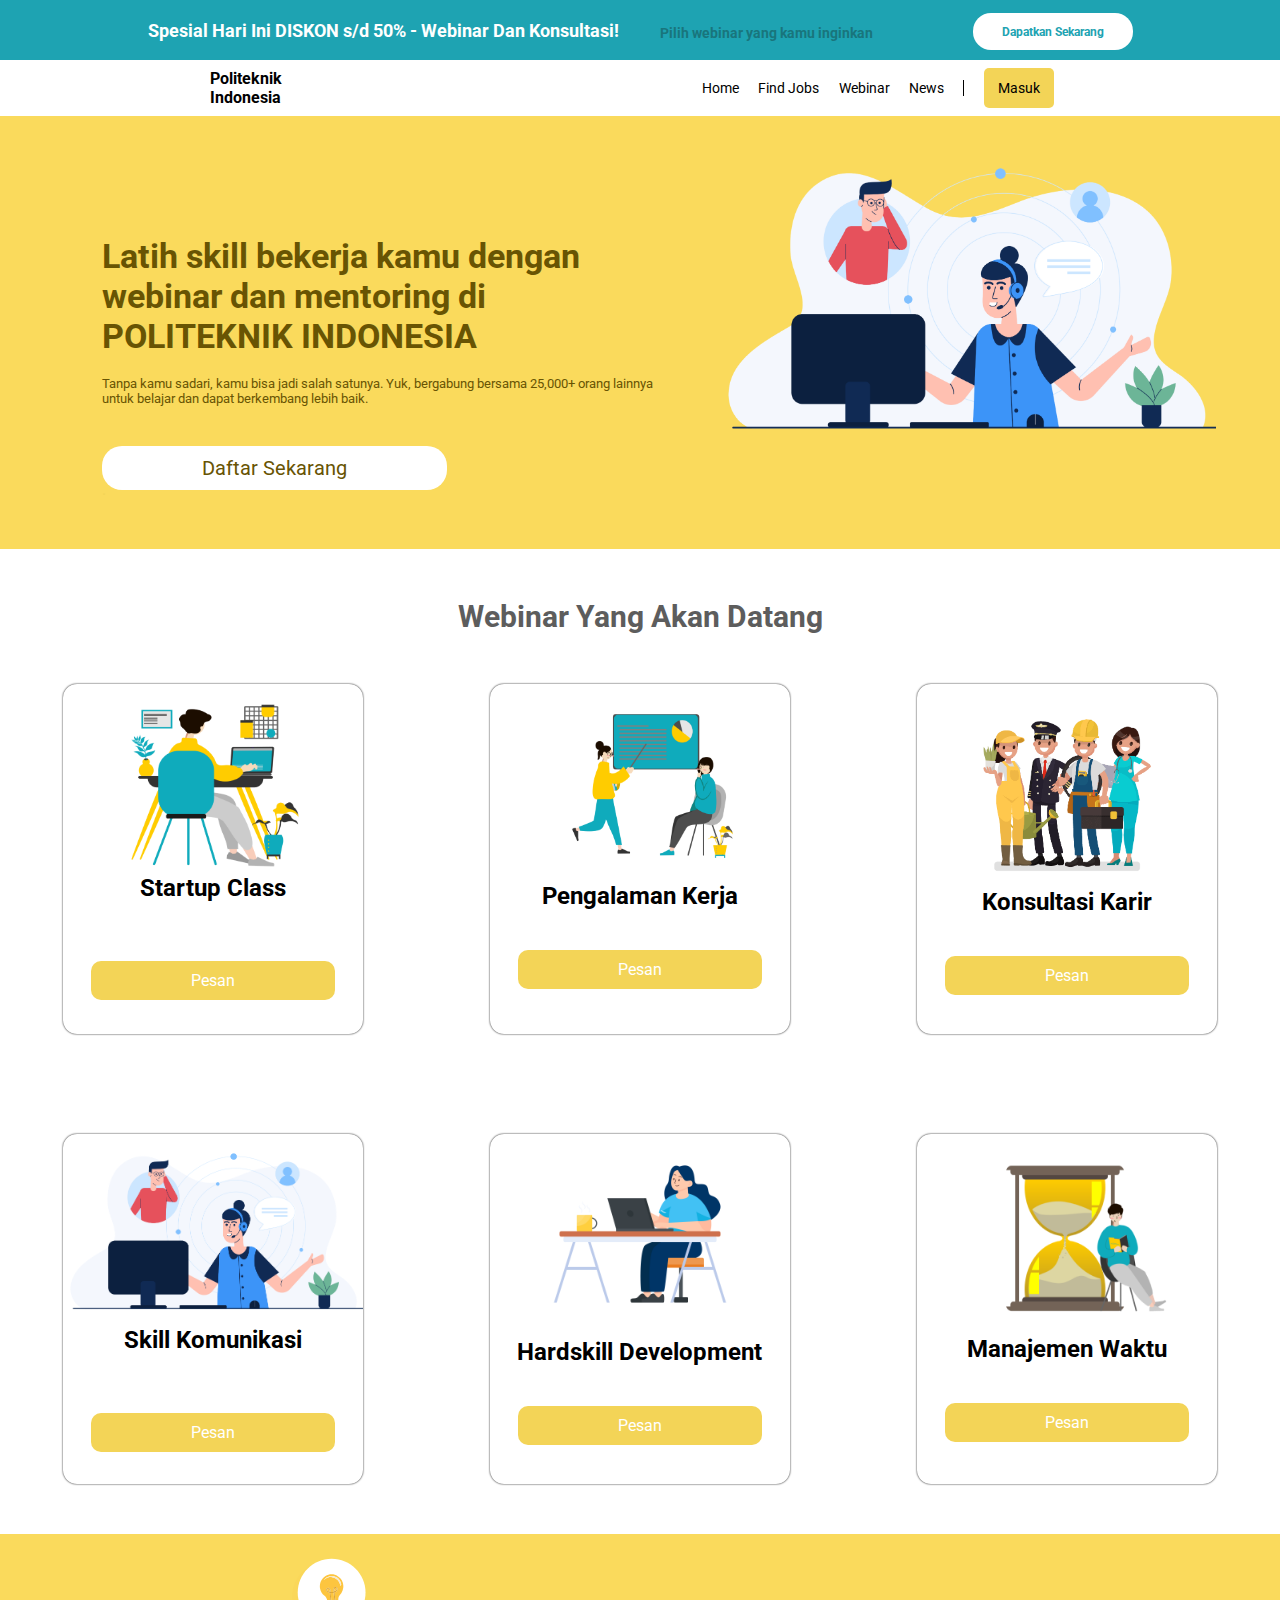
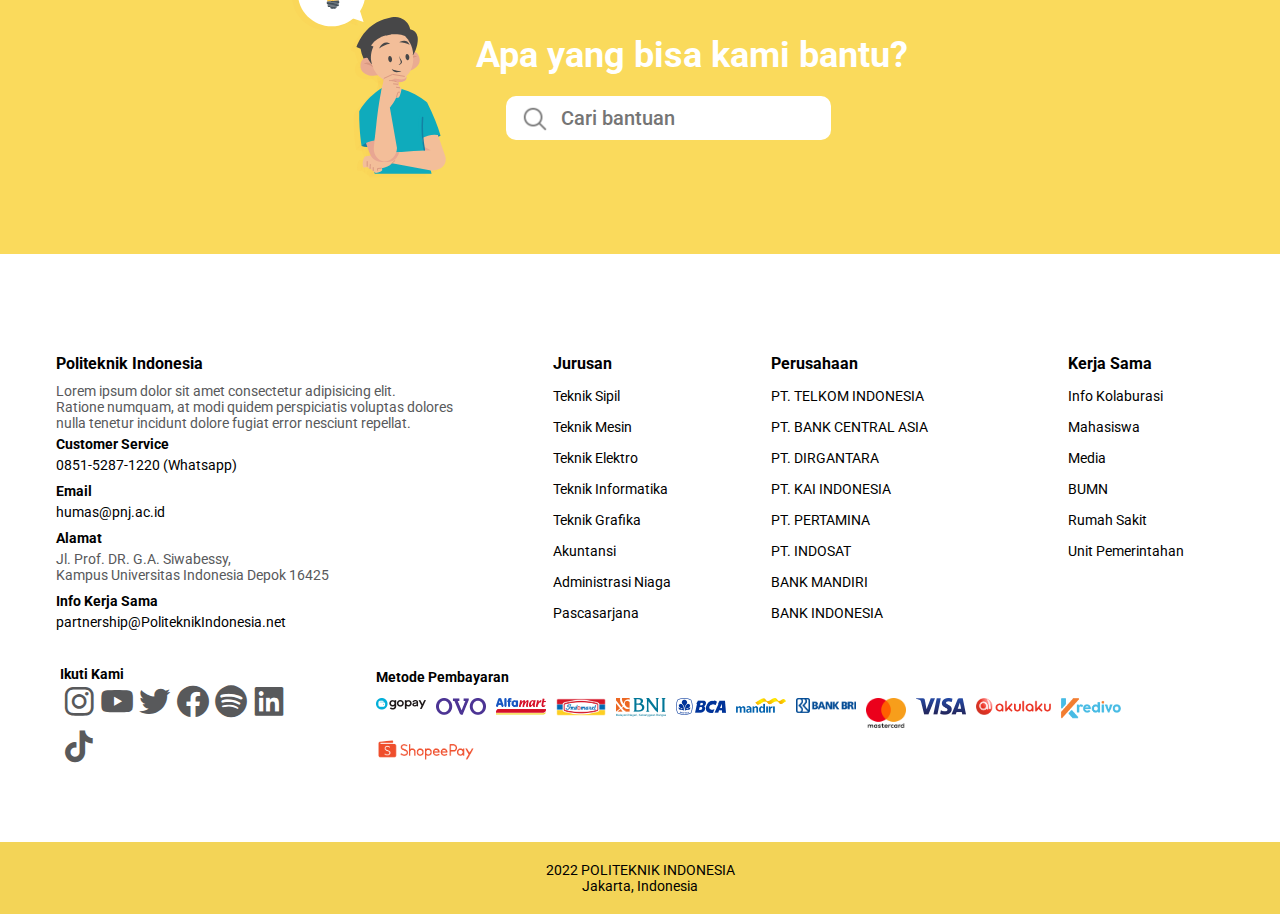
<file: index.html>
<!DOCTYPE html>
<html lang="en">
<head>
    <meta charset="UTF-8">
    <meta http-equiv="X-UA-Compatible" content="IE=edge">
    <meta name="viewport" content="width=device-width, initial-scale=1.0">
    <link rel="preconnect" href="https://fonts.googleapis.com">
    <link rel="preconnect" href="https://fonts.gstatic.com" crossorigin>
    <link href="https://fonts.googleapis.com/css2?family=Roboto&display=swap" rel="stylesheet">
    <link href='https://unpkg.com/boxicons@2.1.2/css/boxicons.min.css' rel='stylesheet'>
    <link href="//maxcdn.bootstrapcdn.com/font-awesome/4.1.0/css/font-awesome.min.css" rel="stylesheet">
    <link rel="stylesheet" href="webinar.css">
    <title>Webinar</title>
</head>
<body>
    <div class="alert-container">
        <div class="alert">
            <h3>Spesial Hari Ini DISKON s/d 50% - Webinar Dan Konsultasi!</h3>
            <p>Pilih webinar yang kamu inginkan</p>
            <a href="login.html" class="dapatkan">Dapatkan Sekarang</a>
        </div>
    </div>
    <nav>
        <div class="menu-toggle">
            <span class="bar"></span>
            <span class="bar"></span>
            <span class="bar"></span>
        </div>
        <div>
            <h2>
                <pre class="logo">
Politeknik
Indonesia</pre> </h2>
        </div>
        <div class="nav">
            <div class="navlistcontainer">
                <ul>
                    <li class="nav-list">
                        <a href="index.html">Home</a>
                    </li>
                    <li class="nav-list">
                        <a href="index.html">Find Jobs</a>
                    </li>
                    <li class="nav-list">
                        <a href="index.html">Webinar</a>
                    </li>
                    <li class="nav-list">
                        <a href="index.html">News</a>
                    </li>
                </ul>
            </div>

            <a href="login.html" class="masuk">Masuk</a>
        </div>
        <a href="login.html" class="masuk2">Masuk</a>
    </nav>
    <div class="container">
        <div class="banner">
            <div class="kata2">
                <h3>
                    Latih skill bekerja kamu dengan webinar dan mentoring di POLITEKNIK INDONESIA
                </h3>
                <p>
                    Tanpa kamu sadari, kamu bisa jadi salah satunya.
                    Yuk, bergabung bersama 25,000+ orang lainnya untuk
                    belajar dan dapat berkembang lebih baik.
                </p>
                <a href="login.html" class="daftar">Daftar Sekarang</a>
                <div class="dummy">.</div>
            </div>
            <div class="gambar">
                <img class="gambarbanner" src="webinar2.png" alt="bannerwebinar">
            </div>
        </div>
    </div> 
    
    <div class="webinar">
        <h1>Webinar Yang Akan Datang</h1>
        
        <div class="card-container">
            <div class="card">
                <img class="imgcard" style="width: 80%; margin-left: 30px; margin-top: 5px;" src="startup.png" alt="">
                <h2>Startup Class</h2>
                
                <center>
                    <p>.</p>
                    <a href="#" class="pesan">Pesan</a>
                </center>
                
            </div>
            <div class="card2">
                <img class="imgcard2" style="margin-top: 10px; width: 75%;" src="pengalaman.png" alt="">
                <h2>Pengalaman Kerja</h2>
                
                <center>
                    <a href="#" class="pesan">Pesan</a>
                </center>
                
            </div>
            <div class="card2">
                <img src="pekerja.png" alt="">
                <h2>Konsultasi Karir</h2>
                
                <center>
                    <a href="#" class="pesan">Pesan</a>
                </center>
                
            </div>
        </div>
        <div class="card-container">
            <div class="card">
                <img class="imgcard" src="webinar2.png" alt="">
                <h2>Skill Komunikasi</h2>
                
                <center>
                    <p>.</p>
                    <a href="#" class="pesan">Pesan</a>
                </center>
                
            </div>
            <div class="card2">
                <img class="imgcard2" src="kerja.png" alt="">
                <h2>Hardskill Development</h2>
                
                <center>
                    <a href="#" class="pesan">Pesan</a>
                </center>
                
            </div>
            <div class="card2">
                <img src="waktu.png" style="width: 80%; margin-top: 10px;" alt="">
                <h2>Manajemen Waktu</h2>
                
                <center>
                    <a href="#" class="pesan">Pesan</a>
                </center>
                
            </div>
        </div>
    </div>

    <div class="containercari">
        <div class="bannercari">
                <img class="gambarbannercari" src="cari.svg" alt="bannerwebinar">
            <div class="kata2cari">
                    Apa yang bisa kami bantu?
            </div>
            <div class="kanancari">
                <div class="kata2cari2">
                    Apa yang bisa kami bantu?
                </div>
                <form><input class="caridekstop" type="text" placeholder="Cari bantuan">
                    <img class="search-icon2" src="search.svg">
                </form>
            </div>
        </div>
        <form><input class="carimobile" type="text" placeholder="Cari bantuan">
            <img src="search.svg" class="search-icon">
        </form>
    </div> 

    <footer>
        <div class="deskripsifooter">
            <h3>Politeknik Indonesia</h3>
            <pre>
Lorem ipsum dolor sit amet consectetur adipisicing elit.
Ratione numquam, at modi quidem perspiciatis voluptas dolores
nulla tenetur incidunt dolore fugiat error nesciunt repellat.</pre>
            <p style="font-weight: bold;">Customer Service</p>
            <p style="margin-bottom: 10px;">0851-5287-1220 (Whatsapp)</p>
            <p style="font-weight: bold;">Email</p>
            <p style="margin-bottom: 10px;">humas@pnj.ac.id</p>
            <p style="font-weight: bold;">Alamat</p>
            <pre style="margin-bottom: 10px;">
Jl. Prof. DR. G.A. Siwabessy, 
Kampus Universitas Indonesia Depok 16425</pre>
            <p style="font-weight: bold;">Info Kerja Sama</p>
            <p style="margin-bottom: 30px;">partnership@PoliteknikIndonesia.net</p>
        </div>
        <div class="jurusan-perusahaan">
            <div class="jurusan">
                <P>Jurusan</P>
                <ul>
                    <li>Teknik Sipil</li>
                    <li>Teknik Mesin</li>
                    <li>Teknik Elektro</li>
                    <li>Teknik Informatika</li>
                    <li>Teknik Grafika</li>
                    <li>Akuntansi</li>
                    <li>Administrasi Niaga</li>
                    <li>Pascasarjana</li>
                </ul>
            </div>
            <div class="jurusan">
                <P>Perusahaan</P>
                <ul>
                    <li>PT. TELKOM INDONESIA</li>
                    <li>PT. BANK CENTRAL ASIA</li>
                    <li>PT. DIRGANTARA</li>
                    <li>PT. KAI INDONESIA</li>
                    <li>PT. PERTAMINA</li>
                    <li>PT. INDOSAT</li>
                    <li>BANK MANDIRI</li>
                    <li>BANK INDONESIA</li>
                </ul>
            </div>
        </div>
        <div class="jurusan2">
            <P>Kerja Sama</P>
            <ul>
                <li>Info Kolaburasi</li>
                <li>Mahasiswa</li>
                <li>Media</li>
                <li>BUMN</li>
                <li>Rumah Sakit</li>
                <li>Unit Pemerintahan</li>
            </ul>
        </div>
    </footer>
    <div class="social-metode">
        <div class="social">
            <p>Ikuti Kami</p>
            <ul>
                <li><i class='bx bxl-instagram'></i></li>
                <li><i class='bx bxl-youtube' ></i></li>
                <li><i class='bx bxl-twitter' ></i></li>
                <li><i class='bx bxl-facebook-circle' ></i></li>
                <li><i class='bx bxl-spotify' ></i></li>
                <li><i class='bx bxl-linkedin-square' ></i></li>
                <li><i class='bx bxl-tiktok' ></i></li>
            </ul>
        </div>
        <div class="metode">
            <p>Metode Pembayaran</p>
            <ul class="pembayaran">
                <li><img src="gopay.png" alt=""></li>
                <li><img src="ovo.png" alt=""></li>
                <li><img src="alfamart-logo.c0cd14a.png" alt=""></li>
                <li><img src="indomaret-logo.2124afd.png" alt=""></li>
                <li><img src="bni-logo.a3992d9.png" alt=""></li>
                <li><img src="bca-logo.6241f5b.png" alt=""></li>
                <li><img src="mandiri-logo.b70af2c.png" alt=""></li>
                <li><img style="width: 60px;" src="bri-logo.62b0cd5.png" alt=""></li>
                <li><img style="width: 40px; height: 30px;" src="mastercard-logo.6631941.png" alt=""></li>
                <li><img src="visa-logo.7858762.png" alt=""></li>
                <li><img style="width: 75px;" src="akulaku.ce502c5.png" alt=""></li>
                <li><img style="width: 60px;" src="kredivo.51b02dd.png" alt=""></li>
                <li><img style="width: 100px;" src="shopeepay.4f99f38.png" alt=""></li>
            </ul>
        </div>
    </div>
    <div class="kuning">
        <p>2022 POLITEKNIK INDONESIA</p>
        <p>Jakarta, Indonesia</p>
    </div>
</body>
</html>
</file>
<file: webinar.css>
* {
    padding: 0;
    margin: 0;
    font-family: 'Roboto', sans-serif;
    list-style: none;
}
/* NAVIGASI */
nav {
    display: flex;
    width: 100%;
    background: white;
    justify-content: space-between;
    height: 56px;
    align-items: center;
}
.logo {
    font-size: 1rem;
}
.nav {
    display: none;
}

.menu-toggle {
    display: grid;
    justify-content: right;
    padding-inline: 1rem;

}
.bar {
    background-color:black;
    display: block;
    height: 2px;
    margin: 4px auto;
    width: 1.5rem;
}
.masuk {
    width: 60px;
    height:fit-content;
    text-align: center;
    background:#f3d457;
    color: black;
    text-decoration: none;
    padding-top: 7px;
    padding-bottom: 7px;
    border-radius: 5px;
    font-size: 10px;
    margin-right: 1rem;
}
.masuk2 {
    width: 60px;
    height:fit-content;
    text-align: center;
    background:#f3d457;
    color: black;
    text-decoration: none;
    padding-top: 7px;
    padding-bottom: 7px;
    border-radius: 5px;
    font-size: 10px;
    margin-right: 1rem;
}
/* ALERT */
.alert {
    display: flex;
    justify-content:space-around;
    background: #1ea3b2;
    color: white;
    height: 65px;
}
.alert h3 {
    font-size: 12px;
    width: 50%;
    margin-top: 20px;
}
.alert p {
    display: none;
}
.dapatkan {
    width: 125px;
    height:fit-content;
    text-align: center;
    background: white;
    color: #685403;
    text-decoration: none;
    padding-top: 7px;
    padding-bottom: 7px;
    border-radius: 15px;
    font-size: 10px;
    color: #1ea3b2;
    font-weight: bold;
    margin-top: 20px;
}
.banner {
    display: flex;
    flex-wrap: wrap;
    justify-content: center;
}
.gambarbanner {
    width: 280px;
    margin-top: 20px;
    margin-bottom: 20px;
}
.banner {
    background: #fada5c;
}
.kata2 {
    color: #685403;
    width: 80%;
    margin-inline: auto;
}
.kata2 h3 {
    margin-top: 70px;
    font-size: 24px;
    margin-bottom: 20px;
}
.kata2 p {
    font-size: 11px;
    margin-bottom: 50px;
}
.container {
    background: #fada5c;
}
.daftar {
    background: white;
    color: #685403;
    text-decoration: none;
    padding: 10px;
    border-radius: 20px;
    padding-left: 60px;
    margin-left: 40px;
    padding-right: 60px;
}
.webinar h1 {
    color: #5d5d5d;
    text-align: center;
    font-size: 22px;
    margin-top: 50px;
}

    /* card */

.card-container {
    display: flex;
    flex-wrap: wrap;
    justify-content: space-evenly;
    margin-top: 50px;
}
.card img {
    width: 300px;
}

.card h2 {
    margin-bottom: 50px;
    text-align: center;
}

.card {
    width: 300px;
    height: 350px;
    border-radius: 14px;
    box-shadow: 0 0 2px;
    margin-bottom: 50px;
}
.pesan {
    background: #f3d457;
    color: #fff;
    text-decoration: none;
    padding: 10px;
    border-radius: 10px;
    padding-left: 100px;
    padding-right: 100px;    
}
.card2 img {
    width: 200px;
    transform: translateY(-0px);
    margin-left: 50px;
}

.card2 h2 {
    transform: translateY(-0px);
    margin-bottom: 50px;
    text-align: center;
    
}
.card2 {
    width: 300px;
    height: 350px;
    border-radius: 14px;
    box-shadow: 0 0 2px;
    margin-bottom: 50px;
}

.dummy {
    color: #f3d457;
    margin-bottom: 1px;
}

footer {
    margin-right: 40px;
    margin-left: 40px;
}
.deskripsifooter h3 {
    font-size: 14px;
    margin-bottom: 10px;
}
.deskripsifooter p {
    font-size: 12px;
    margin-bottom: 5px;

}

.deskripsifooter pre {
    font-size: 12px;
    margin-bottom: 5px;
    color: #58595b;
}
.jurusan-perusahaan {
    display: flex;
    justify-content:space-between;
    margin-bottom: 30px;
    margin-right: 40px;
}
.jurusan-perusahaan ul li{
    list-style: none;
    font-size: 12px;
    margin-bottom: 15px;
}
.jurusan-perusahaan p {
    font-size: 14px;
    font-weight: bold;
    margin-bottom: 15px;
}
.jurusan2 {
    margin-right: 40px;
    margin-bottom: 30px;
}
.jurusan2 ul li{
    list-style: none;
    font-size: 12px;
    margin-bottom: 15px;
}
.jurusan2 p {
    font-size: 14px;
    font-weight: bold;
    margin-bottom: 15px;
}
.kuning {
    text-align: center;
    background: #f3d457;
    font-size: 12px;
    padding: 15px;
}
.metode img{
    width: 50px;
    margin: 3px 10px 3px 0px;
}
.pembayaran {
    display: flex;
    flex-wrap: wrap;
}
.social-metode {
    margin-right: 40px;
    margin-left: 40px;
}
.social ul {
    display: flex;
    flex-wrap: wrap;
    font-size: 38px;
    color: #58595b;
}
.social p {
    font-size: 14px;
    font-weight: bold;
}
.metode p {
    font-size: 14px;
    font-weight: bold;
    margin-bottom: 10px;
}
.social {
    margin-bottom: 20px;
}
.metode ul {
    margin-bottom: 20px;
}
.gambarbannercari {
    width: 60%;
    transform: translateX(-30px);
}
.gambarcari {
    width: fit-content;
}
.containercari {
    background: #fada5c;
    margin-bottom: 40px;
}
.kata2cari{
    margin-top: 100px;
    width: 30%;
    text-align:right;
    margin-right: 50px;
    font-weight: bold;
    color: white;
    font-size: 36px;
}
.bannercari {
    display: flex;
    justify-content: space-between;
    margin-bottom: 30px;
}
.carimobile {
    background: #fff;
    border-radius: 10px;
    padding: 10px 20px 10px 55px;
    font-weight: 500;
    font-size: 20px;
    line-height: 1;
    color: #7b7b7b;
    margin-left: 30px;
    margin-bottom: 30px;
    height: auto;
    width: 250px;
    border: none;
}
img.search-icon {
    position: relative;
    top: 7px;
    right: 315px;
    width: 28px;
}
.kata2cari2 {
    display: none;
}
.caridekstop {
    display: none;
}
.search-icon2 {
    display: none;
}
@media only screen and (min-width: 768px) {
    .gambarbanner {
        width: 500px;
        /* transform: translateY(-170px); */
    }
    .banner {
        width: 80%;
        margin-inline: auto;
        max-height: 500px;
    }
    .kata2 {
        width: 50%;
    }
    .kata2 h3 {
        margin-top: 120px;
        font-size: 34px;
    }
    .kata2 p {
        font-size: 13px;
    }
    .container {
        max-height: 500px;
    }
    .card {
        margin-right: 50px;
        margin-left: 50px;
    }
    .card2{
        margin-right: 50px;
        margin-left: 50px;
    }
    .daftar {
        padding-left: 100px;
        margin-left: 0px;
        padding-right: 100px;
        font-size: 20px;
    }
    .card-container{
        justify-content: space-around;
    }
    .webinar h1 {
        font-size: 30px;
    }
    .webinar {
        width: 80%;
        margin-inline: auto;
    }
    .dummy {
        color: #f3d457;
        margin-bottom:50px;
    }
    .alert {
        width: 80%;
        margin-inline: auto;
        display: flex;
        justify-content: center;
        background: #1ea3b2;
        color: white;
        height: 60px;
    }
    .alert h3 {
        font-size: 18px;
        width: 50%;
        margin-top: 20px;
    }
    .alert p {
        margin-top: 25px;
        margin-right: 100px;
        color: #19757c;
        display:block;
        font-size: 14px;
        font-weight: bold;
    }
    .dapatkan {
        width: 160px;
        height:fit-content;
        text-align: center;
        background: white;
        color: #685403;
        text-decoration: none;
        padding-top: 12px;
        padding-bottom: 11px;
        border-radius: 18px;
        font-size: 12px;
        color: #1ea3b2;
        font-weight: bold;
        margin-top: 13px;
    }
    .alert-container {
        background: #1ea3b2;
    }
    .menu-toggle {
        display: none;
    }
    nav {
        display: flex;
        justify-content:space-around;
        
    }
    .nav {
        display: flex;
        align-items: center;
    }
    .nav ul {
        display: flex;
    }
    a {
        text-decoration: none;
        color: black;
    }
    .nav-list{
        margin-right: 1.2rem;
        list-style: none;
        font-size: 14px;
    }
    .masuk {
        margin-left: 20px;
        width: 70px;
        height:fit-content;
        text-align: center;
        background:#f3d457;
        color: black;
        text-decoration: none;
        padding-top: 12px;
        padding-bottom: 12px;
        border-radius: 5px;
        font-size: 14px;
        margin-right: 1rem;
    }
    nav h1 {
        font-size: 20px;
    }
    .masuk2 {
        display: none;
        
    }
    .navlistcontainer {
        border-right: solid black 1px;
    }
    footer {
        display: flex;
        justify-content: center;
        margin-top: 100px;
    }
    .deskripsifooter {
        margin-right: 100px;
    }
    .jurusan {
        margin-right: 100px;
    }
    .kuning {
        padding: 20px;
        font-size: 14px;
    }
    .deskripsifooter h3 {
        font-size: 16px;
        margin-bottom: 10px;
    }
    .deskripsifooter p {
        font-size: 14px;
        margin-bottom: 5px;
    }
    
    .deskripsifooter pre {
        font-size: 14px;
        margin-bottom: 5px;
    }
    .jurusan-perusahaan {
        display: flex;
        justify-content:space-between;
        margin-bottom: 30px;
        margin-right: 40px;
    }
    .jurusan-perusahaan ul li{
        list-style: none;
        font-size: 14px;
        margin-bottom: 15px;
    }
    .jurusan-perusahaan p {
        font-size: 16px;
        font-weight: bold;
        margin-bottom: 15px;
    }
    .jurusan2 {
        margin-right: 40px;
    }
    .jurusan2 ul li{
        list-style: none;
        font-size: 14px;
        margin-bottom: 15px;
    }
    .jurusan2 p {
        font-size: 16px;
        font-weight: bold;
        margin-bottom: 15px;
    }
    .social-metode {
        margin-left: 60px;
        display: flex;
        align-items: center;
        justify-content: center;
        margin-bottom: 50px;
    }
    .social {
        margin-right: 50px;
    }
    .gambarbannercari {
        width: 12%;
        transform: translateX(-30px);
    }
    .gambarcari {
        width: fit-content;
    }
    .containercari {
        background: #fada5c;
        margin-bottom: 40px;
        max-height: 320px;
    }
    .kata2cari{
        display: none;
    }
    .bannercari {
        display: flex;
        justify-content: center;
        margin-bottom: 30px;
    }
    .carimobile{
        display: none;
    }
    .search-icon2 {
        position: relative;
        bottom: 65px;
        left: 45px;
        width: 28px;
        display: block;
    }
    .kata2cari2{
        margin-top: 100px;
        width: 100%;
        margin-right: 50px;
        font-weight: bold;
        color: white;
        font-size: 36px;
        display: block;
        margin-bottom: 20px;
    }
    .input2 {
        background: #fff;
        border-radius: 10px;
        padding: 10px 20px 10px 55px;
        font-weight: 500;
        font-size: 20px;
        line-height: 1;
        color: #7b7b7b;
        margin-left: 30px;
        margin-bottom: 30px;
        height: auto;
        width: 250px;
        border: none;
    }
    .caridekstop {
        display: block;
        background: #fff;
        border-radius: 10px;
        padding: 10px 20px 10px 55px;
        font-weight: 500;
        font-size: 20px;
        line-height: 1;
        color: #d7d4d8;
        margin-left: 30px;
        margin-bottom: 30px;
        height: auto;
        width: 250px;
        border: none;
    }
}
@media (max-width: 1500px) {
    .card-container{
        width: 100%;
    }
    .webinar {
        width: 100%;
    }
    .card {
        margin-right: 40px;
        margin-left: 40px;
    }
    .card2{
        margin-right: 40px;
        margin-left: 40px;
    }
    .banner {
        width: 90%;
    }
}
</file>
